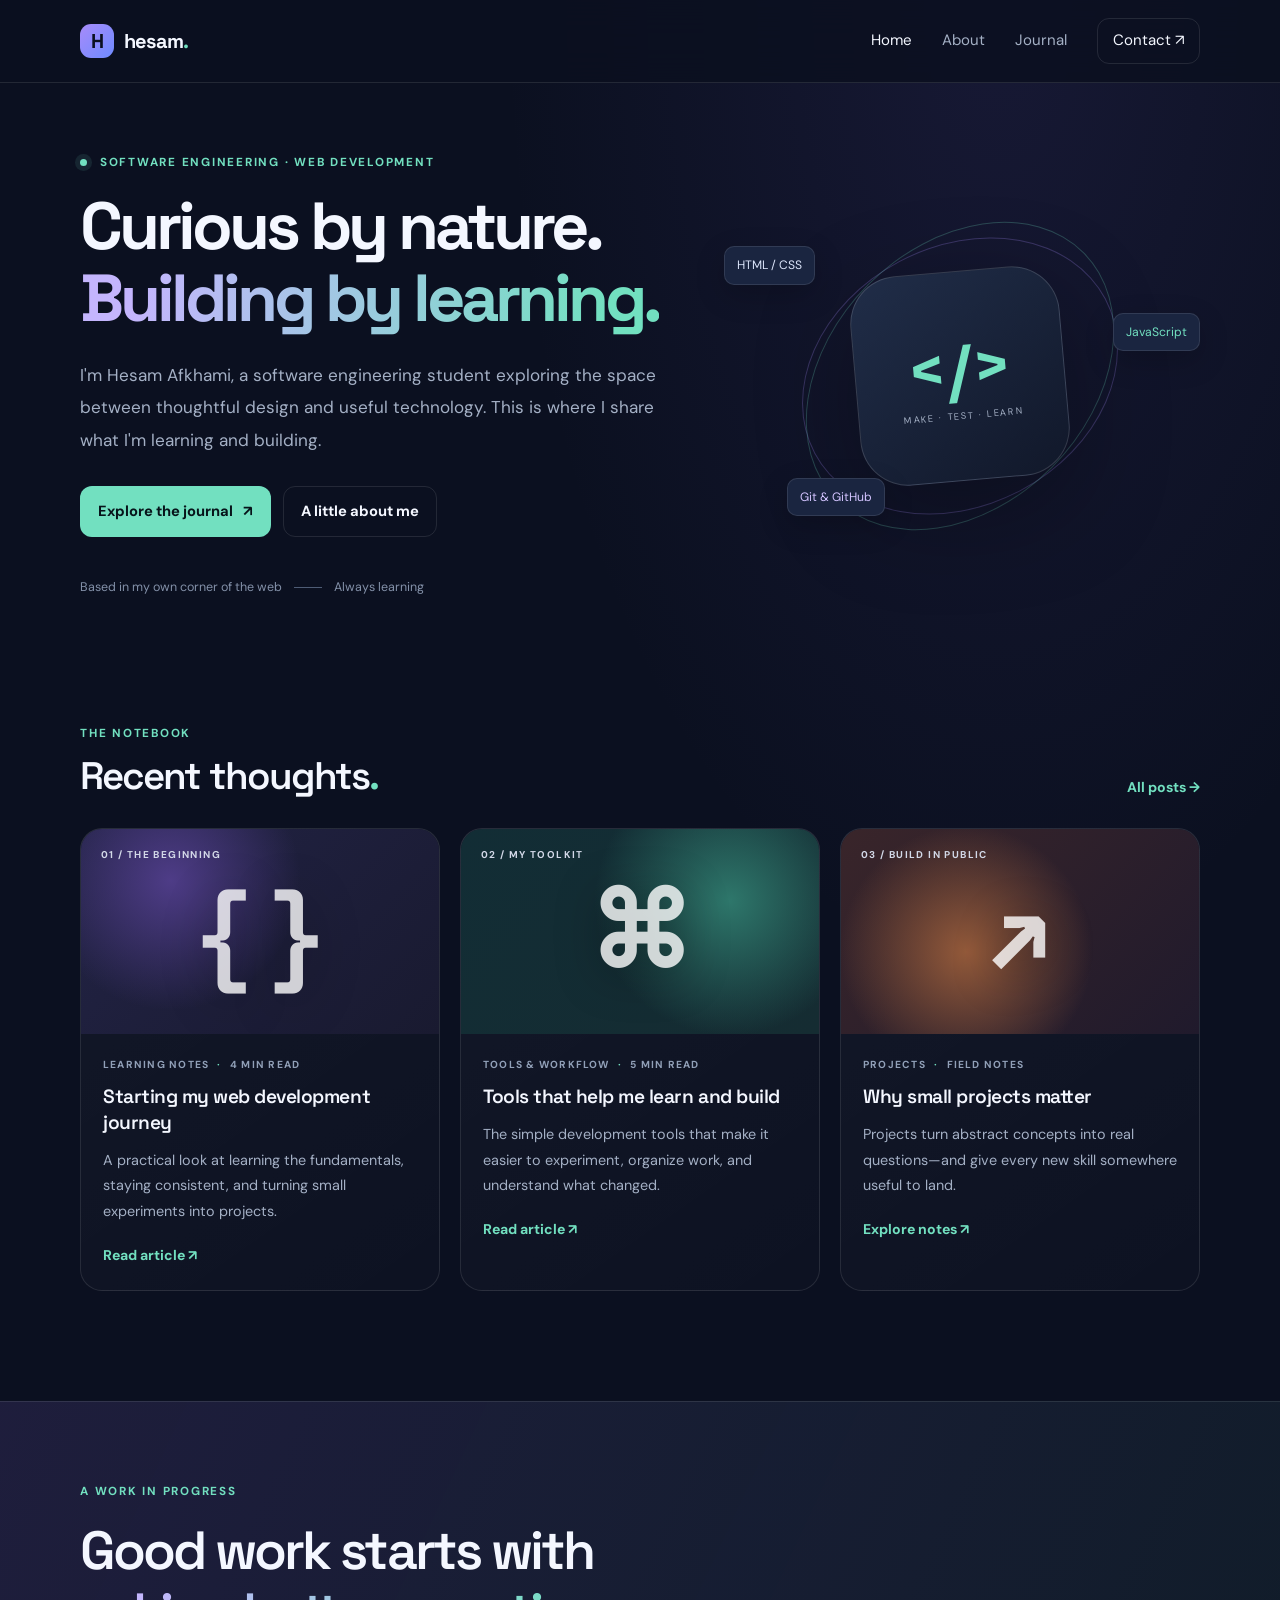
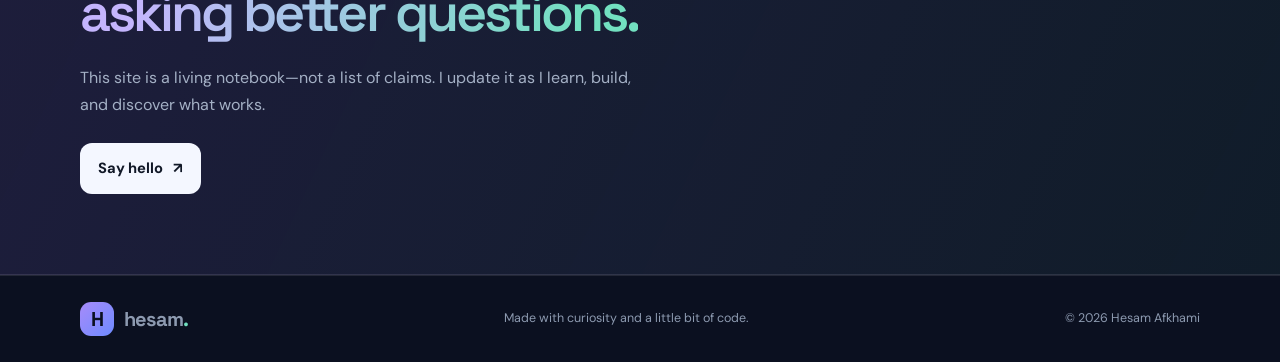
<file: index.html>
<!doctype html>
<html lang="en">
<head>
  <meta charset="utf-8"><meta name="viewport" content="width=device-width, initial-scale=1">
  <meta name="description" content="Hesam Afkhami's personal portfolio and technology blog about software engineering, web development, and learning in public.">
  <meta name="theme-color" content="#111827"><title>Hesam Afkhami — Developer & Learner</title>
  <link rel="preconnect" href="https://fonts.googleapis.com"><link rel="preconnect" href="https://fonts.gstatic.com" crossorigin>
  <link href="https://fonts.googleapis.com/css2?family=DM+Sans:wght@400;500;600;700&family=Space+Grotesk:wght@400;500;600;700&display=swap" rel="stylesheet">
  <link rel="stylesheet" href="style.css"><script src="main.js" defer></script>
</head>
<body>
<a class="skip-link" href="#main">Skip to content</a>
<header class="site-header"><div class="container nav-wrap"><a class="brand" href="index.html" aria-label="Hesam Afkhami home"><span class="brand-mark">H</span><span>hesam<span class="accent">.</span></span></a>
<button class="menu-toggle" aria-expanded="false" aria-controls="site-nav" aria-label="Toggle navigation"><span></span><span></span><span></span></button>
<nav id="site-nav" class="site-nav" aria-label="Main navigation"><a class="active" href="index.html">Home</a><a href="about.html">About</a><a href="blog.html">Journal</a><a class="nav-cta" href="contact.html">Contact <span aria-hidden="true">↗</span></a></nav></div></header>
<main id="main">
<section class="hero container"><div class="hero-copy"><p class="eyebrow"><span class="status-dot"></span> SOFTWARE ENGINEERING · WEB DEVELOPMENT</p><h1>Curious by nature.<br><span class="gradient-text">Building by learning.</span></h1><p class="hero-lead">I'm Hesam Afkhami, a software engineering student exploring the space between thoughtful design and useful technology. This is where I share what I'm learning and building.</p><div class="hero-actions"><a class="button button-primary" href="blog.html">Explore the journal <span aria-hidden="true">↗</span></a><a class="button button-ghost" href="about.html">A little about me</a></div><div class="hero-meta"><span>Based in my own corner of the web</span><span class="meta-line"></span><span>Always learning</span></div></div><div class="hero-art" aria-label="Abstract decorative illustration" role="img"><div class="art-orbit orbit-one"></div><div class="art-orbit orbit-two"></div><div class="art-core"><span>&lt;/&gt;</span><small>MAKE · TEST · LEARN</small></div><span class="floating-tag tag-one">HTML / CSS</span><span class="floating-tag tag-two">JavaScript</span><span class="floating-tag tag-three">Git & GitHub</span></div></section>
<section class="section container"><div class="section-heading"><div><p class="eyebrow">THE NOTEBOOK</p><h2>Recent thoughts<span class="accent">.</span></h2></div><a class="text-link" href="blog.html">All posts <span aria-hidden="true">→</span></a></div>
<div class="post-grid"><article class="post-card"><a class="post-art art-purple" href="post1.html" aria-label="Read Starting my web development journey"><span class="art-label">01 / THE BEGINNING</span><span class="big-glyph">{ }</span></a><div class="post-content"><p class="post-meta">LEARNING NOTES <span>·</span> 4 MIN READ</p><h3><a href="post1.html">Starting my web development journey</a></h3><p>A practical look at learning the fundamentals, staying consistent, and turning small experiments into projects.</p><a class="read-link" href="post1.html">Read article <span aria-hidden="true">↗</span></a></div></article>
<article class="post-card"><a class="post-art art-green" href="post2.html" aria-label="Read Tools that help me learn and build"><span class="art-label">02 / MY TOOLKIT</span><span class="big-glyph">⌘</span></a><div class="post-content"><p class="post-meta">TOOLS & WORKFLOW <span>·</span> 5 MIN READ</p><h3><a href="post2.html">Tools that help me learn and build</a></h3><p>The simple development tools that make it easier to experiment, organize work, and understand what changed.</p><a class="read-link" href="post2.html">Read article <span aria-hidden="true">↗</span></a></div></article>
<article class="post-card"><a class="post-art art-orange" href="blog.html#projects" aria-label="Explore project-based learning"><span class="art-label">03 / BUILD IN PUBLIC</span><span class="big-glyph">↗</span></a><div class="post-content"><p class="post-meta">PROJECTS <span>·</span> FIELD NOTES</p><h3><a href="blog.html#projects">Why small projects matter</a></h3><p>Projects turn abstract concepts into real questions—and give every new skill somewhere useful to land.</p><a class="read-link" href="blog.html#projects">Explore notes <span aria-hidden="true">↗</span></a></div></article></div></section>
<section class="statement"><div class="container statement-inner"><p class="eyebrow">A WORK IN PROGRESS</p><h2>Good work starts with<br><span class="gradient-text">asking better questions.</span></h2><p>This site is a living notebook—not a list of claims. I update it as I learn, build, and discover what works.</p><a class="button button-light" href="contact.html">Say hello <span aria-hidden="true">↗</span></a></div></section>
</main><footer class="site-footer"><div class="container footer-inner"><a class="brand" href="index.html"><span class="brand-mark">H</span><span>hesam<span class="accent">.</span></span></a><p>Made with curiosity and a little bit of code.</p><span>© <span data-year>2026</span> Hesam Afkhami</span></div></footer>
</body></html>
</file>
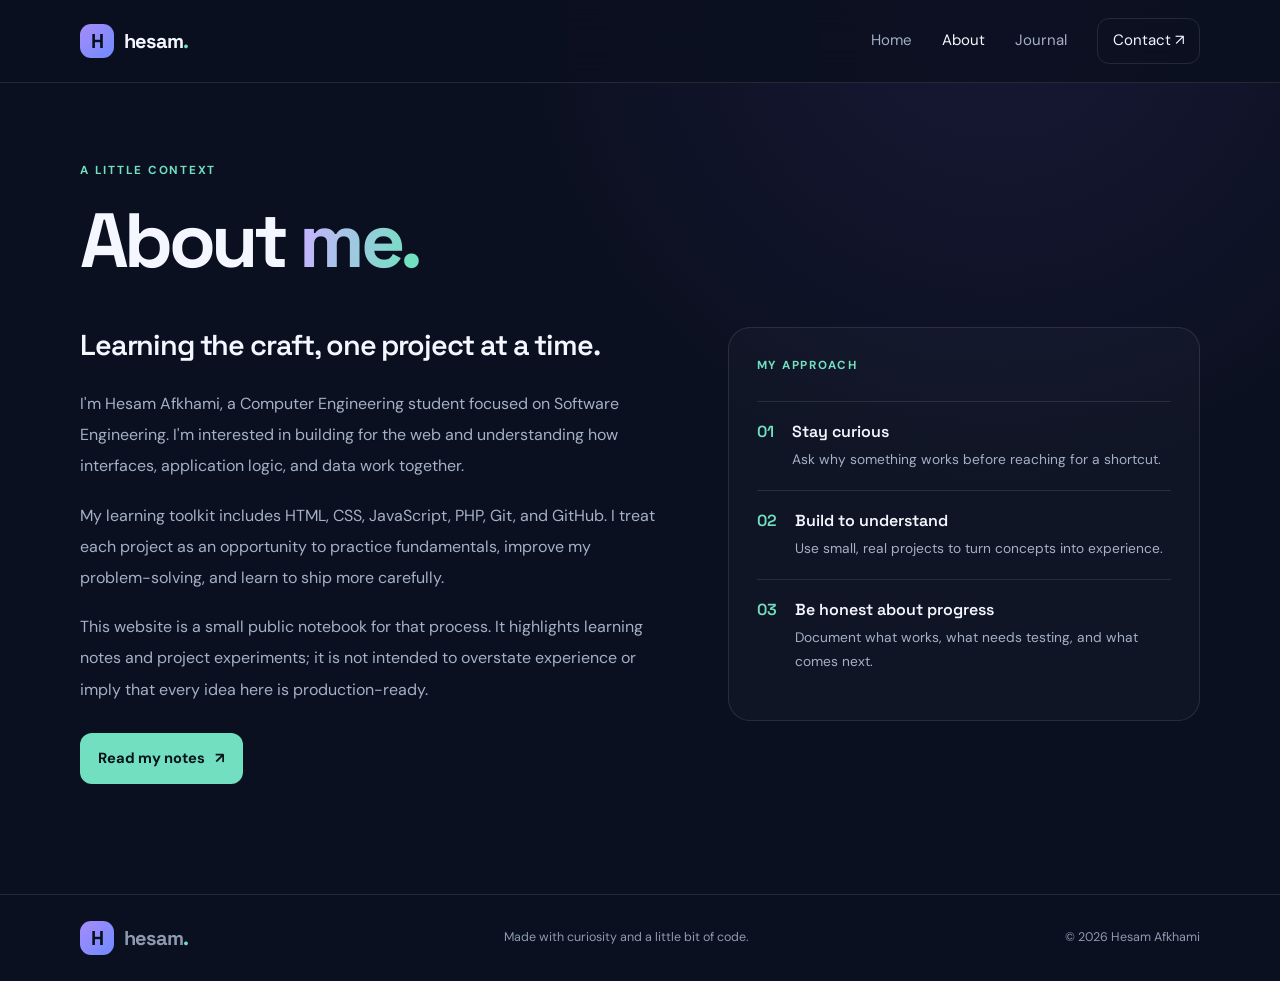
<file: about.html>
<!doctype html><html lang="en"><head><meta charset="utf-8"><meta name="viewport" content="width=device-width,initial-scale=1"><meta name="description" content="About Hesam Afkhami, software engineering student and web development learner."><title>About — Hesam Afkhami</title><link rel="preconnect" href="https://fonts.googleapis.com"><link href="https://fonts.googleapis.com/css2?family=DM+Sans:wght@400;500;600;700&family=Space+Grotesk:wght@400;500;600;700&display=swap" rel="stylesheet"><link rel="stylesheet" href="style.css"><script src="main.js" defer></script></head><body><a class="skip-link" href="#main">Skip to content</a><header class="site-header"><div class="container nav-wrap"><a class="brand" href="index.html"><span class="brand-mark">H</span><span>hesam<span class="accent">.</span></span></a><button class="menu-toggle" aria-expanded="false" aria-controls="site-nav" aria-label="Toggle navigation"><span></span><span></span><span></span></button><nav id="site-nav" class="site-nav" aria-label="Main navigation"><a href="index.html">Home</a><a class="active" href="about.html">About</a><a href="blog.html">Journal</a><a class="nav-cta" href="contact.html">Contact <span>↗</span></a></nav></div></header><main id="main" class="container page-shell"><p class="eyebrow">A LITTLE CONTEXT</p><h1 class="page-title">About <span class="gradient-text">me.</span></h1><div class="about-layout"><section class="about-copy"><h2>Learning the craft, one project at a time.</h2><p>I'm Hesam Afkhami, a Computer Engineering student focused on Software Engineering. I'm interested in building for the web and understanding how interfaces, application logic, and data work together.</p><p>My learning toolkit includes HTML, CSS, JavaScript, PHP, Git, and GitHub. I treat each project as an opportunity to practice fundamentals, improve my problem-solving, and learn to ship more carefully.</p><p>This website is a small public notebook for that process. It highlights learning notes and project experiments; it is not intended to overstate experience or imply that every idea here is production-ready.</p><a class="button button-primary" href="blog.html">Read my notes <span>↗</span></a></section><aside class="principles"><p class="eyebrow">MY APPROACH</p><div class="principle"><span>01</span><div><h3>Stay curious</h3><p>Ask why something works before reaching for a shortcut.</p></div></div><div class="principle"><span>02</span><div><h3>Build to understand</h3><p>Use small, real projects to turn concepts into experience.</p></div></div><div class="principle"><span>03</span><div><h3>Be honest about progress</h3><p>Document what works, what needs testing, and what comes next.</p></div></div></aside></div></main><footer class="site-footer"><div class="container footer-inner"><a class="brand" href="index.html"><span class="brand-mark">H</span><span>hesam<span class="accent">.</span></span></a><p>Made with curiosity and a little bit of code.</p><span>© <span data-year>2026</span> Hesam Afkhami</span></div></footer></body></html>
</file>
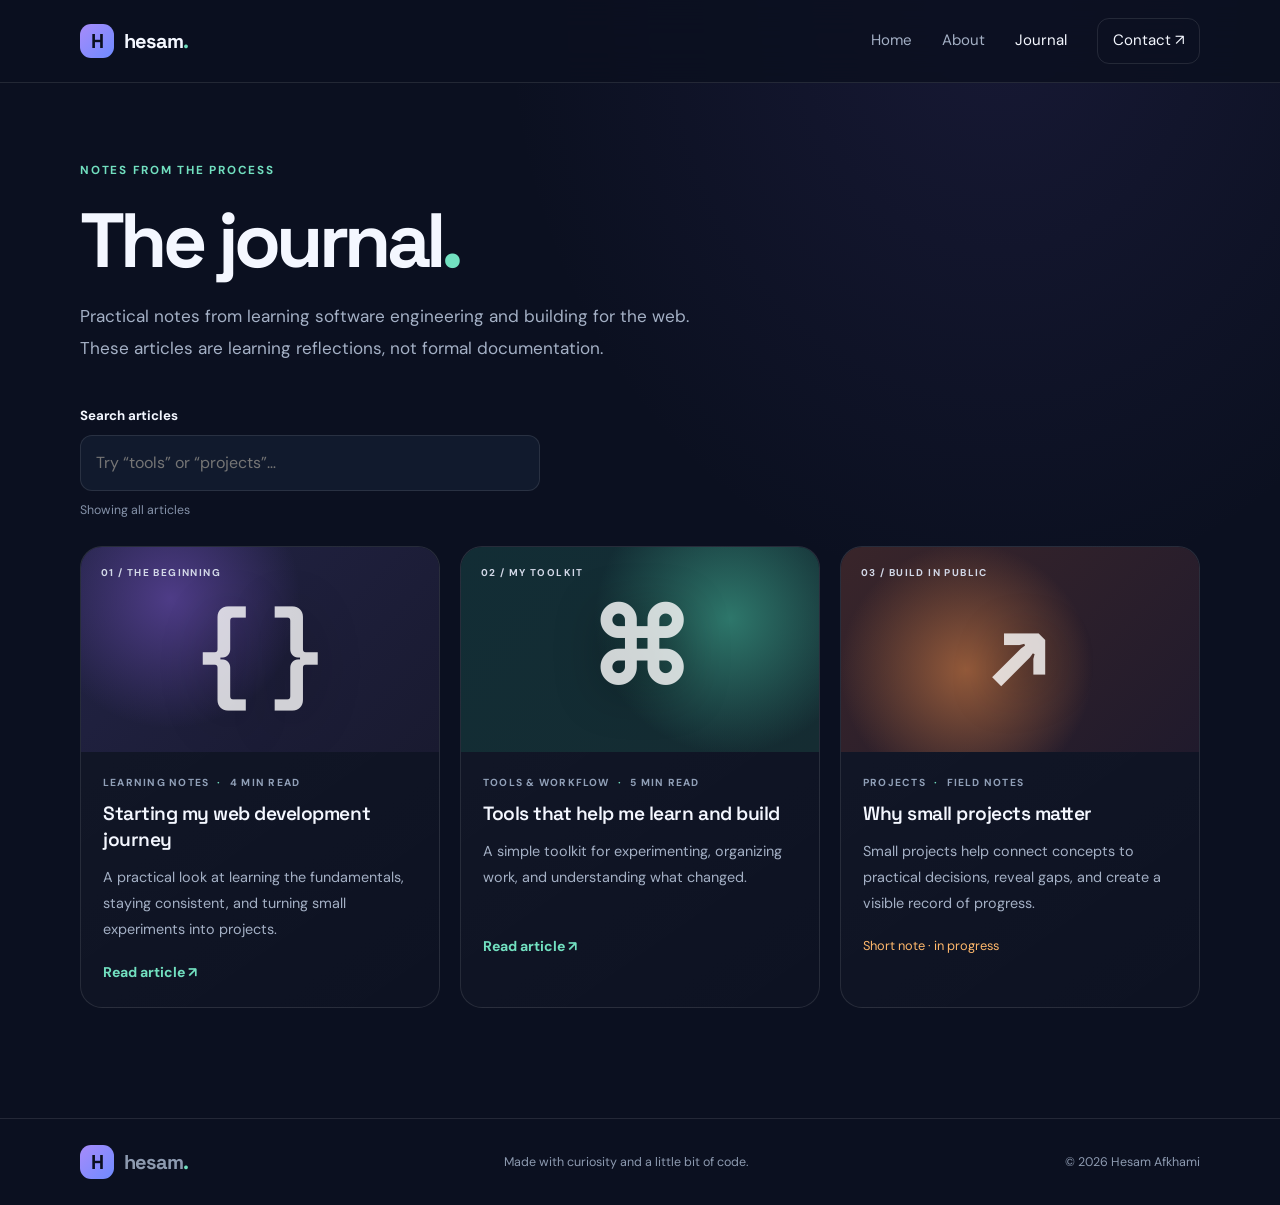
<file: blog.html>
<!doctype html><html lang="en"><head><meta charset="utf-8"><meta name="viewport" content="width=device-width,initial-scale=1"><meta name="description" content="Learning notes on web development, tools, and building projects by Hesam Afkhami."><title>Journal — Hesam Afkhami</title><link rel="preconnect" href="https://fonts.googleapis.com"><link href="https://fonts.googleapis.com/css2?family=DM+Sans:wght@400;500;600;700&family=Space+Grotesk:wght@400;500;600;700&display=swap" rel="stylesheet"><link rel="stylesheet" href="style.css"><script src="main.js" defer></script></head><body><a class="skip-link" href="#main">Skip to content</a><header class="site-header"><div class="container nav-wrap"><a class="brand" href="index.html"><span class="brand-mark">H</span><span>hesam<span class="accent">.</span></span></a><button class="menu-toggle" aria-expanded="false" aria-controls="site-nav" aria-label="Toggle navigation"><span></span><span></span><span></span></button><nav id="site-nav" class="site-nav" aria-label="Main navigation"><a href="index.html">Home</a><a href="about.html">About</a><a class="active" href="blog.html">Journal</a><a class="nav-cta" href="contact.html">Contact <span>↗</span></a></nav></div></header><main id="main" class="container page-shell"><p class="eyebrow">NOTES FROM THE PROCESS</p><h1 class="page-title">The journal<span class="accent">.</span></h1><p class="page-intro">Practical notes from learning software engineering and building for the web. These articles are learning reflections, not formal documentation.</p><div class="journal-tools"><label for="post-search">Search articles</label><input id="post-search" type="search" placeholder="Try “tools” or “projects”…" autocomplete="off"><p id="search-status" class="search-status" aria-live="polite">Showing all articles</p></div><section class="post-grid journal-grid" aria-label="Articles"><article class="post-card searchable-post" data-search="learning web development html css javascript beginner fundamentals"><a class="post-art art-purple" href="post1.html" aria-label="Read Starting my web development journey"><span class="art-label">01 / THE BEGINNING</span><span class="big-glyph">{ }</span></a><div class="post-content"><p class="post-meta">LEARNING NOTES <span>·</span> 4 MIN READ</p><h2><a href="post1.html">Starting my web development journey</a></h2><p>A practical look at learning the fundamentals, staying consistent, and turning small experiments into projects.</p><a class="read-link" href="post1.html">Read article ↗</a></div></article><article class="post-card searchable-post" data-search="tools workflow vscode git github editor terminal"><a class="post-art art-green" href="post2.html" aria-label="Read Tools that help me learn and build"><span class="art-label">02 / MY TOOLKIT</span><span class="big-glyph">⌘</span></a><div class="post-content"><p class="post-meta">TOOLS & WORKFLOW <span>·</span> 5 MIN READ</p><h2><a href="post2.html">Tools that help me learn and build</a></h2><p>A simple toolkit for experimenting, organizing work, and understanding what changed.</p><a class="read-link" href="post2.html">Read article ↗</a></div></article><article id="projects" class="post-card searchable-post" data-search="projects practice portfolio iteration feedback"><div class="post-art art-orange" aria-hidden="true"><span class="art-label">03 / BUILD IN PUBLIC</span><span class="big-glyph">↗</span></div><div class="post-content"><p class="post-meta">PROJECTS <span>·</span> FIELD NOTES</p><h2>Why small projects matter</h2><p>Small projects help connect concepts to practical decisions, reveal gaps, and create a visible record of progress.</p><span class="coming-soon">Short note · in progress</span></div></article></section><p id="no-results" class="empty-message" hidden>No articles match that search. Try another keyword.</p></main><footer class="site-footer"><div class="container footer-inner"><a class="brand" href="index.html"><span class="brand-mark">H</span><span>hesam<span class="accent">.</span></span></a><p>Made with curiosity and a little bit of code.</p><span>© <span data-year>2026</span> Hesam Afkhami</span></div></footer></body></html>
</file>
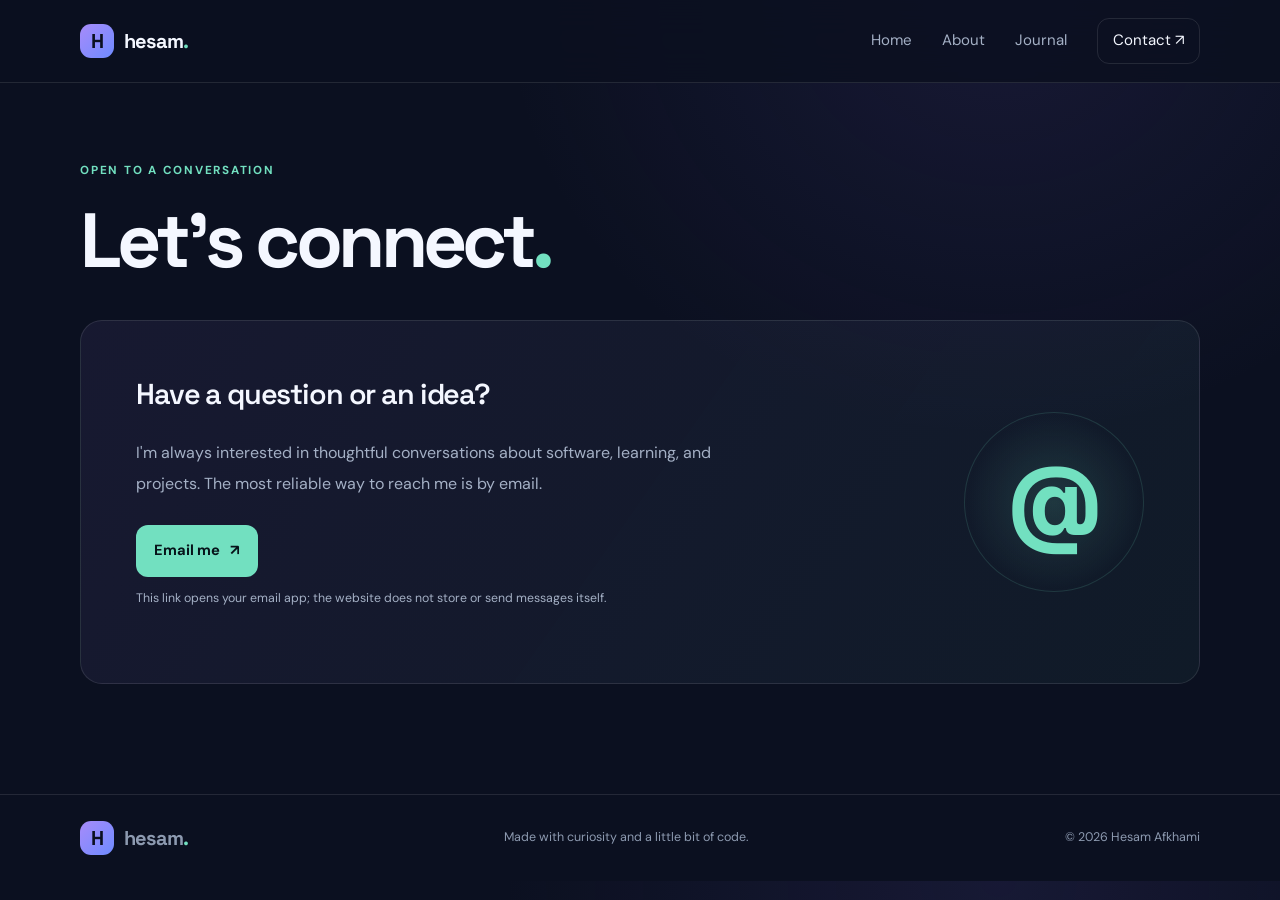
<file: contact.html>
<!doctype html><html lang="en"><head><meta charset="utf-8"><meta name="viewport" content="width=device-width,initial-scale=1"><meta name="description" content="Contact Hesam Afkhami about software, web development, and learning projects."><title>Contact — Hesam Afkhami</title><link rel="preconnect" href="https://fonts.googleapis.com"><link href="https://fonts.googleapis.com/css2?family=DM+Sans:wght@400;500;600;700&family=Space+Grotesk:wght@400;500;600;700&display=swap" rel="stylesheet"><link rel="stylesheet" href="style.css"><script src="main.js" defer></script></head><body><a class="skip-link" href="#main">Skip to content</a><header class="site-header"><div class="container nav-wrap"><a class="brand" href="index.html"><span class="brand-mark">H</span><span>hesam<span class="accent">.</span></span></a><button class="menu-toggle" aria-expanded="false" aria-controls="site-nav" aria-label="Toggle navigation"><span></span><span></span><span></span></button><nav id="site-nav" class="site-nav" aria-label="Main navigation"><a href="index.html">Home</a><a href="about.html">About</a><a href="blog.html">Journal</a><a class="nav-cta active" href="contact.html">Contact <span>↗</span></a></nav></div></header><main id="main" class="container page-shell"><p class="eyebrow">OPEN TO A CONVERSATION</p><h1 class="page-title">Let's connect<span class="accent">.</span></h1><div class="contact-panel"><div><h2>Have a question or an idea?</h2><p>I'm always interested in thoughtful conversations about software, learning, and projects. The most reliable way to reach me is by email.</p><a class="button button-primary" href="mailto:hesamafkh@gmail.com?subject=Hello%20Hesam">Email me <span aria-hidden="true">↗</span></a><p class="small-note">This link opens your email app; the website does not store or send messages itself.</p></div><div class="contact-symbol" aria-hidden="true">@</div></div></main><footer class="site-footer"><div class="container footer-inner"><a class="brand" href="index.html"><span class="brand-mark">H</span><span>hesam<span class="accent">.</span></span></a><p>Made with curiosity and a little bit of code.</p><span>© <span data-year>2026</span> Hesam Afkhami</span></div></footer></body></html>
</file>
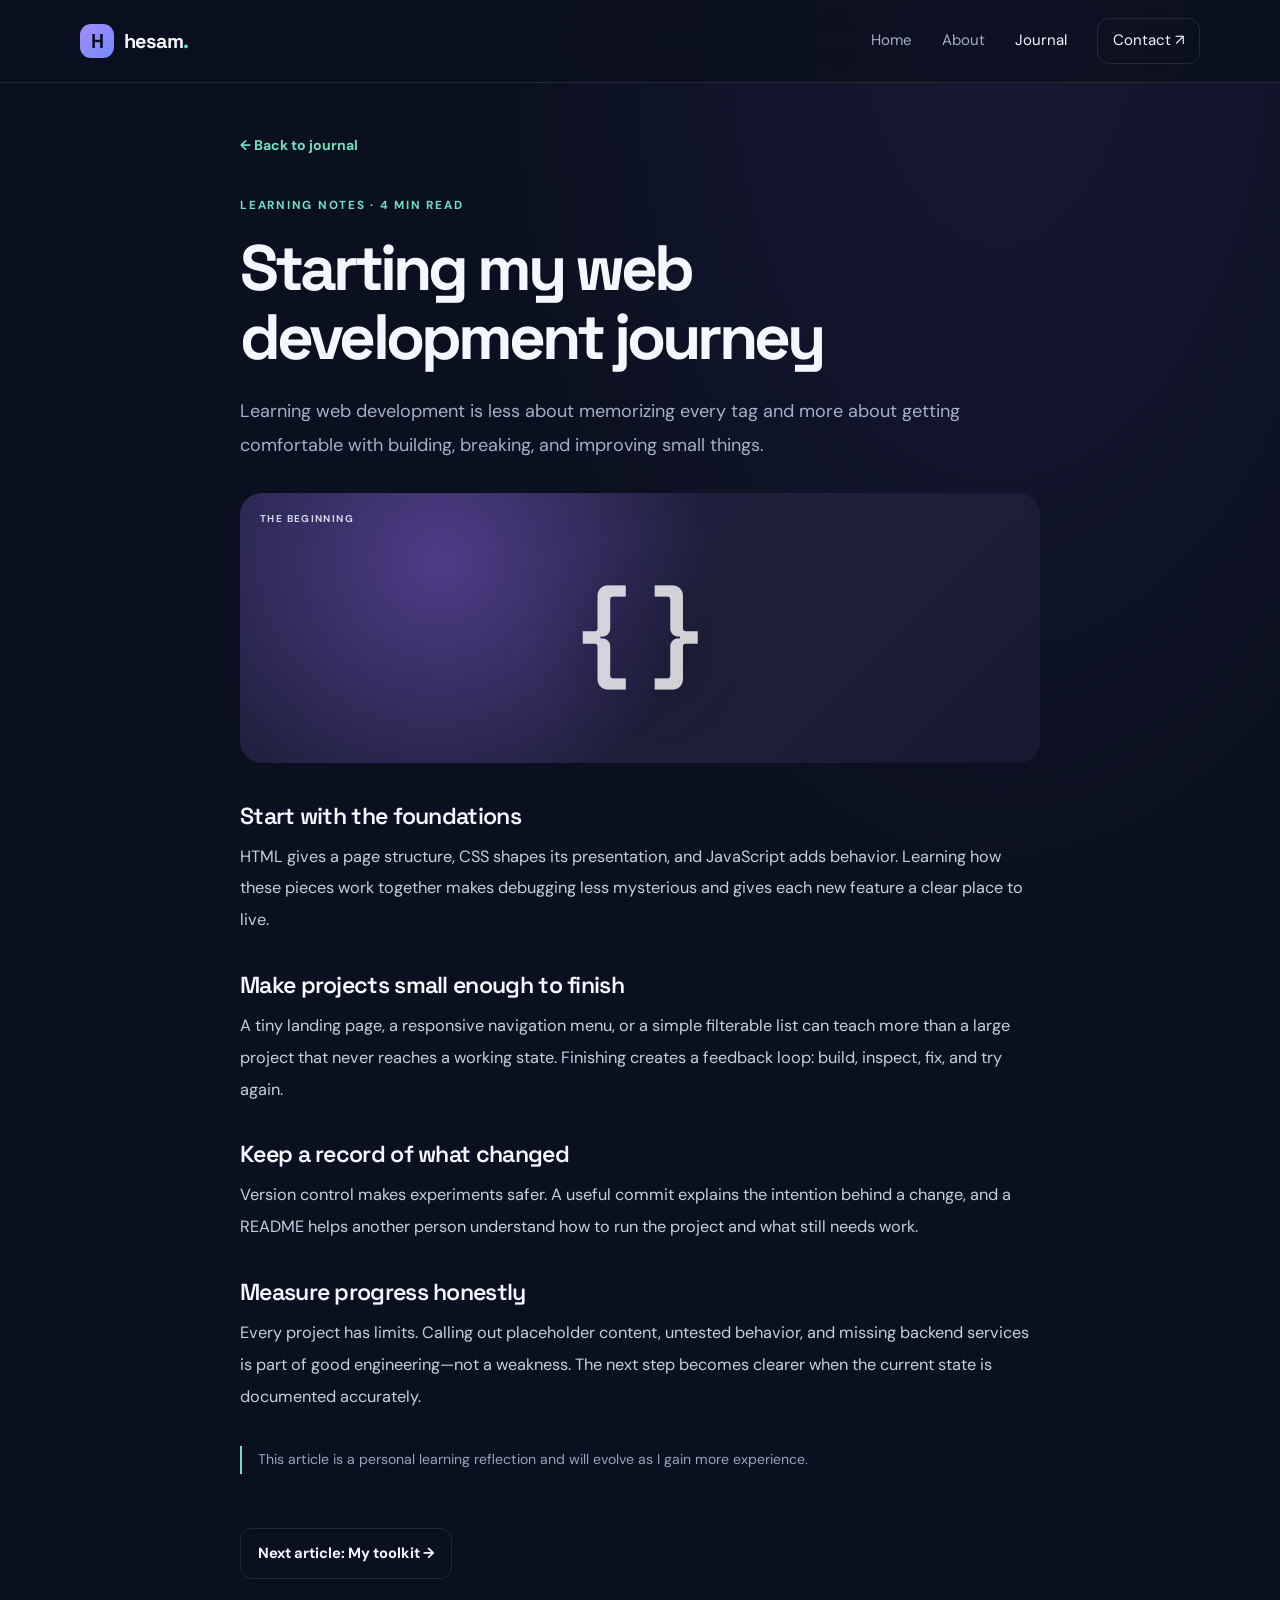
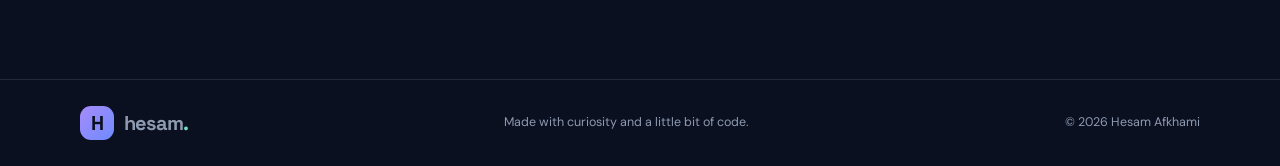
<file: post1.html>
<!doctype html><html lang="en"><head><meta charset="utf-8"><meta name="viewport" content="width=device-width,initial-scale=1"><meta name="description" content="A reflection on starting web development, practicing fundamentals, and learning by building."><title>Starting my web development journey — Hesam Afkhami</title><link rel="preconnect" href="https://fonts.googleapis.com"><link href="https://fonts.googleapis.com/css2?family=DM+Sans:wght@400;500;600;700&family=Space+Grotesk:wght@400;500;600;700&display=swap" rel="stylesheet"><link rel="stylesheet" href="style.css"><script src="main.js" defer></script></head><body><a class="skip-link" href="#main">Skip to content</a><header class="site-header"><div class="container nav-wrap"><a class="brand" href="index.html"><span class="brand-mark">H</span><span>hesam<span class="accent">.</span></span></a><nav class="site-nav"><a href="index.html">Home</a><a href="about.html">About</a><a class="active" href="blog.html">Journal</a><a class="nav-cta" href="contact.html">Contact ↗</a></nav></div></header><main id="main" class="container article-shell"><a class="back-link" href="blog.html">← Back to journal</a><p class="eyebrow">LEARNING NOTES · 4 MIN READ</p><h1 class="article-title">Starting my web development journey</h1><p class="article-lead">Learning web development is less about memorizing every tag and more about getting comfortable with building, breaking, and improving small things.</p><div class="article-art art-purple"><span class="art-label">THE BEGINNING</span><span class="big-glyph">{ }</span></div><article class="prose"><h2>Start with the foundations</h2><p>HTML gives a page structure, CSS shapes its presentation, and JavaScript adds behavior. Learning how these pieces work together makes debugging less mysterious and gives each new feature a clear place to live.</p><h2>Make projects small enough to finish</h2><p>A tiny landing page, a responsive navigation menu, or a simple filterable list can teach more than a large project that never reaches a working state. Finishing creates a feedback loop: build, inspect, fix, and try again.</p><h2>Keep a record of what changed</h2><p>Version control makes experiments safer. A useful commit explains the intention behind a change, and a README helps another person understand how to run the project and what still needs work.</p><h2>Measure progress honestly</h2><p>Every project has limits. Calling out placeholder content, untested behavior, and missing backend services is part of good engineering—not a weakness. The next step becomes clearer when the current state is documented accurately.</p><p class="article-endnote">This article is a personal learning reflection and will evolve as I gain more experience.</p></article><a class="button button-ghost" href="post2.html">Next article: My toolkit →</a></main><footer class="site-footer"><div class="container footer-inner"><a class="brand" href="index.html"><span class="brand-mark">H</span><span>hesam<span class="accent">.</span></span></a><p>Made with curiosity and a little bit of code.</p><span>© <span data-year>2026</span> Hesam Afkhami</span></div></footer></body></html>
</file>
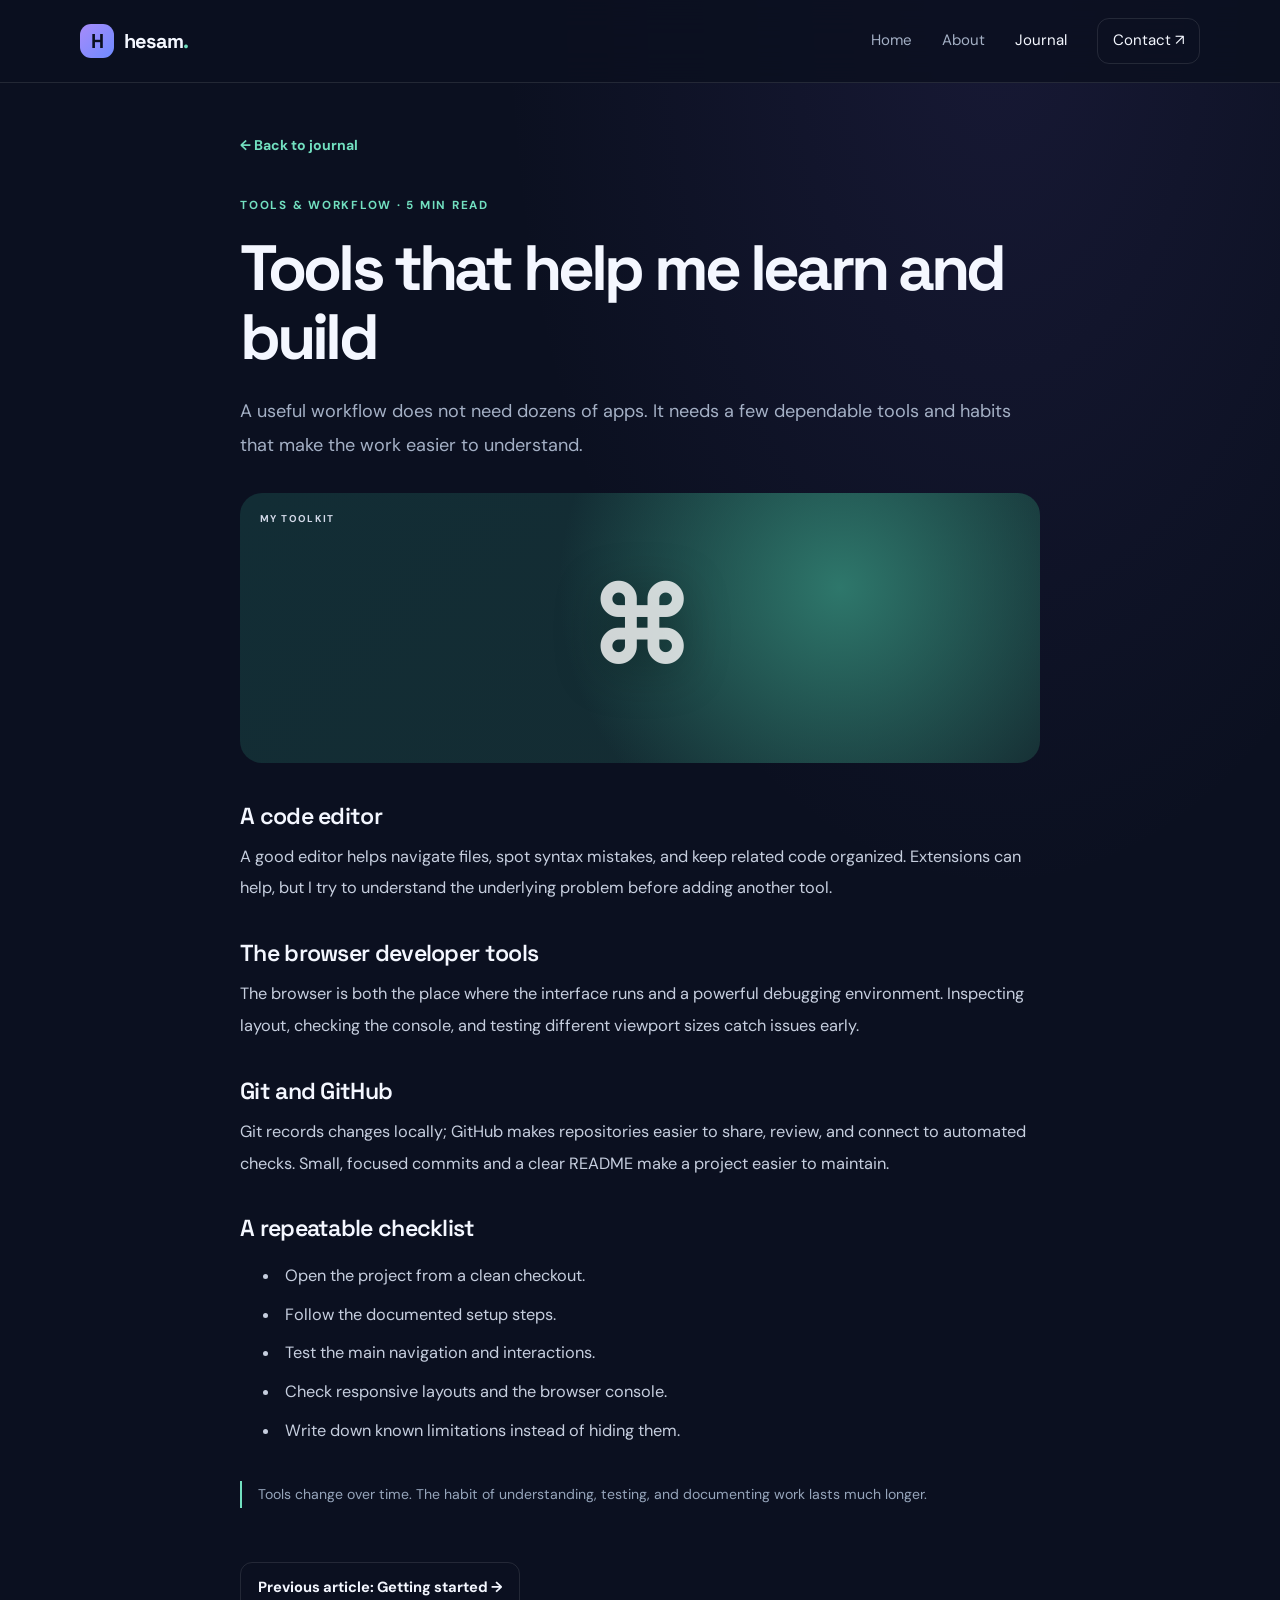
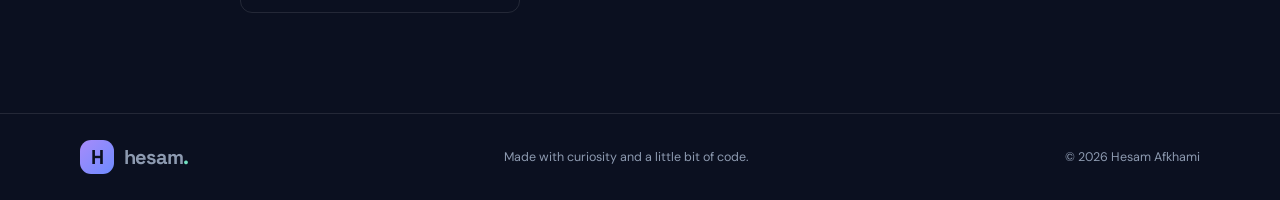
<file: post2.html>
<!doctype html><html lang="en"><head><meta charset="utf-8"><meta name="viewport" content="width=device-width,initial-scale=1"><meta name="description" content="A practical look at a beginner-friendly development workflow with an editor, Git, GitHub, and browser tools."><title>Tools that help me learn and build — Hesam Afkhami</title><link rel="preconnect" href="https://fonts.googleapis.com"><link href="https://fonts.googleapis.com/css2?family=DM+Sans:wght@400;500;600;700&family=Space+Grotesk:wght@400;500;600;700&display=swap" rel="stylesheet"><link rel="stylesheet" href="style.css"><script src="main.js" defer></script></head><body><a class="skip-link" href="#main">Skip to content</a><header class="site-header"><div class="container nav-wrap"><a class="brand" href="index.html"><span class="brand-mark">H</span><span>hesam<span class="accent">.</span></span></a><nav class="site-nav"><a href="index.html">Home</a><a href="about.html">About</a><a class="active" href="blog.html">Journal</a><a class="nav-cta" href="contact.html">Contact ↗</a></nav></div></header><main id="main" class="container article-shell"><a class="back-link" href="blog.html">← Back to journal</a><p class="eyebrow">TOOLS & WORKFLOW · 5 MIN READ</p><h1 class="article-title">Tools that help me learn and build</h1><p class="article-lead">A useful workflow does not need dozens of apps. It needs a few dependable tools and habits that make the work easier to understand.</p><div class="article-art art-green"><span class="art-label">MY TOOLKIT</span><span class="big-glyph">⌘</span></div><article class="prose"><h2>A code editor</h2><p>A good editor helps navigate files, spot syntax mistakes, and keep related code organized. Extensions can help, but I try to understand the underlying problem before adding another tool.</p><h2>The browser developer tools</h2><p>The browser is both the place where the interface runs and a powerful debugging environment. Inspecting layout, checking the console, and testing different viewport sizes catch issues early.</p><h2>Git and GitHub</h2><p>Git records changes locally; GitHub makes repositories easier to share, review, and connect to automated checks. Small, focused commits and a clear README make a project easier to maintain.</p><h2>A repeatable checklist</h2><ul><li>Open the project from a clean checkout.</li><li>Follow the documented setup steps.</li><li>Test the main navigation and interactions.</li><li>Check responsive layouts and the browser console.</li><li>Write down known limitations instead of hiding them.</li></ul><p class="article-endnote">Tools change over time. The habit of understanding, testing, and documenting work lasts much longer.</p></article><a class="button button-ghost" href="post1.html">Previous article: Getting started →</a></main><footer class="site-footer"><div class="container footer-inner"><a class="brand" href="index.html"><span class="brand-mark">H</span><span>hesam<span class="accent">.</span></span></a><p>Made with curiosity and a little bit of code.</p><span>© <span data-year>2026</span> Hesam Afkhami</span></div></footer></body></html>
</file>
<file: style.css>
:root{--bg:#0b1020;--surface:#111a2d;--surface2:#172238;--text:#f4f7ff;--muted:#a4b0c5;--line:rgba(255,255,255,.1);--purple:#a78bfa;--mint:#72e0c0;--orange:#ffb86b;--radius:22px;--max:1120px}*{box-sizing:border-box}html{scroll-behavior:smooth}body{margin:0;background:radial-gradient(ellipse at 78% 0%,rgba(86,70,160,.16),transparent 35%),var(--bg);color:var(--text);font-family:'DM Sans',sans-serif;line-height:1.7}a{color:inherit;text-decoration:none}button,input{font:inherit}.container{width:min(var(--max),calc(100% - 44px));margin-inline:auto}.skip-link{position:absolute;left:12px;top:-80px;background:#fff;color:#111;padding:10px 14px;z-index:100}.skip-link:focus{top:12px}.site-header{position:sticky;top:0;z-index:20;background:rgba(11,16,32,.84);backdrop-filter:blur(18px);border-bottom:1px solid var(--line)}.nav-wrap{min-height:82px;display:flex;align-items:center;justify-content:space-between;gap:24px}.brand{display:inline-flex;align-items:center;gap:10px;font:700 1.25rem 'Space Grotesk',sans-serif;letter-spacing:-.04em}.brand-mark{width:34px;height:34px;display:grid;place-items:center;background:linear-gradient(135deg,var(--purple),#6e8bff);color:#0b1020;border-radius:11px;font-weight:700}.accent{color:var(--mint)}.site-nav{display:flex;align-items:center;gap:30px;color:var(--muted);font-size:.94rem}.site-nav a{transition:color .2s}.site-nav a:hover,.site-nav a.active{color:var(--text)}.site-nav .nav-cta{padding:9px 15px;border:1px solid var(--line);border-radius:12px;color:var(--text)}.menu-toggle{display:none;background:transparent;border:0;color:var(--text);padding:8px}.menu-toggle span{display:block;width:22px;height:2px;background:currentColor;margin:5px}.hero{min-height:570px;display:grid;grid-template-columns:1.1fr .9fr;align-items:center;gap:52px;padding-block:70px 86px}.eyebrow{font-size:.73rem;font-weight:700;letter-spacing:.15em;color:var(--mint);margin:0 0 18px}.status-dot{display:inline-block;width:7px;height:7px;background:var(--mint);border-radius:50%;margin-right:8px;box-shadow:0 0 0 5px rgba(114,224,192,.1)}h1,h2,h3,p{margin-top:0}.hero h1,.page-title,.article-title{font-family:'Space Grotesk',sans-serif;letter-spacing:-.06em;line-height:1.08}.hero h1{font-size:clamp(2.7rem,5.2vw,4.65rem);margin:0 0 24px}.gradient-text{background:linear-gradient(100deg,#c4b5fd 10%,#72e0c0 90%);color:transparent;background-clip:text;-webkit-background-clip:text}.hero-lead,.page-intro{font-size:1.07rem;color:var(--muted);max-width:610px;line-height:1.9}.hero-actions{display:flex;flex-wrap:wrap;gap:12px;margin-top:30px}.button{display:inline-flex;align-items:center;justify-content:center;gap:10px;padding:12px 17px;border-radius:12px;font-weight:700;font-size:.92rem;transition:transform .2s,background .2s;border:1px solid transparent}.button:hover{transform:translateY(-2px)}.button-primary{background:var(--mint);color:#07141a}.button-primary:hover{background:#9bf0d8}.button-ghost{border-color:var(--line);color:var(--text)}.button-ghost:hover{background:rgba(255,255,255,.05)}.hero-meta{display:flex;align-items:center;gap:12px;color:#8390a8;font-size:.78rem;margin-top:40px}.meta-line{height:1px;width:28px;background:#4e5c75}.hero-art{min-height:370px;position:relative;display:grid;place-items:center}.art-orbit{position:absolute;border:1px solid rgba(167,139,250,.26);border-radius:50%;transform:rotate(-28deg)}.orbit-one{width:330px;height:260px}.orbit-two{width:260px;height:350px;transform:rotate(45deg);border-color:rgba(114,224,192,.25)}.art-core{width:210px;height:210px;border-radius:48px;display:flex;flex-direction:column;align-items:center;justify-content:center;background:linear-gradient(145deg,#202d48,#11182a);border:1px solid rgba(255,255,255,.14);box-shadow:0 30px 100px rgba(0,0,0,.3);transform:rotate(-5deg)}.art-core span{font:700 4rem 'Space Grotesk',sans-serif;color:var(--mint)}.art-core small{font-size:.58rem;letter-spacing:.18em;color:var(--muted)}.floating-tag{position:absolute;background:#1a2540;border:1px solid var(--line);padding:8px 12px;border-radius:10px;font-size:.76rem;color:#dce5fa;box-shadow:0 10px 30px #0003}.tag-one{top:15%;left:1%}.tag-two{right:0;top:33%;color:var(--mint)}.tag-three{bottom:12%;left:14%;color:#d3c4ff}.section{padding-block:40px 110px}.section-heading{display:flex;justify-content:space-between;align-items:end;margin-bottom:28px}.section-heading h2{font:600 clamp(1.8rem,3vw,2.5rem) 'Space Grotesk',sans-serif;letter-spacing:-.05em;margin:0}.section-heading .eyebrow{margin-bottom:7px}.text-link,.read-link,.back-link{color:var(--mint);font-weight:700;font-size:.88rem}.post-grid{display:grid;grid-template-columns:repeat(3,minmax(0,1fr));gap:20px}.post-card{overflow:hidden;border:1px solid var(--line);border-radius:var(--radius);background:linear-gradient(145deg,rgba(255,255,255,.035),rgba(255,255,255,.012));transition:transform .25s,border-color .25s}.post-card:hover{transform:translateY(-5px);border-color:rgba(114,224,192,.32)}.post-art,.article-art{height:205px;position:relative;display:flex;align-items:center;justify-content:center;overflow:hidden}.art-purple{background:radial-gradient(circle at 25% 25%,#4e3c87,transparent 42%),linear-gradient(135deg,#222345,#191a30)}.art-green{background:radial-gradient(circle at 75% 35%,#2e776b,transparent 45%),linear-gradient(135deg,#122d35,#152c32)}.art-orange{background:radial-gradient(circle at 35% 60%,#945a3a,transparent 48%),linear-gradient(135deg,#39252a,#201a2c)}.art-label{position:absolute;left:20px;top:18px;color:#d3d9e8;font-size:.62rem;font-weight:700;letter-spacing:.14em}.big-glyph{font:700 6.5rem 'Space Grotesk',sans-serif;color:rgba(255,255,255,.8);text-shadow:0 8px 50px #0005}.post-content{padding:22px}.post-meta{color:#91a0b8;font-size:.64rem;font-weight:700;letter-spacing:.12em;margin-bottom:10px}.post-meta span{color:var(--mint);padding-inline:5px}.post-content h3,.post-content h2{font:600 1.2rem/1.35 'Space Grotesk',sans-serif;letter-spacing:-.025em;margin-bottom:12px}.post-content h3 a:hover,.post-content h2 a:hover{color:var(--mint)}.post-content>p:not(.post-meta){color:var(--muted);font-size:.9rem;line-height:1.8;min-height:78px}.read-link{display:inline-block;margin-top:4px}.statement{background:linear-gradient(115deg,rgba(117,91,190,.18),rgba(58,139,124,.1));border-block:1px solid var(--line);padding:80px 0}.statement-inner{max-width:var(--max)}.statement h2{font:600 clamp(2rem,4.2vw,3.5rem)/1.15 'Space Grotesk',sans-serif;letter-spacing:-.055em;margin-bottom:20px}.statement p:not(.eyebrow){color:var(--muted);max-width:560px;margin-bottom:25px}.button-light{background:#f4f7ff;color:#111827}.site-footer{border-top:1px solid var(--line);padding:26px 0}.footer-inner{display:flex;align-items:center;justify-content:space-between;gap:20px;color:#8d9ab0;font-size:.78rem}.footer-inner p{margin:0}.page-shell{padding-block:78px 110px;min-height:68vh}.page-title{font-size:clamp(2.8rem,6vw,4.8rem);margin-bottom:18px}.about-layout{display:grid;grid-template-columns:1.1fr .9fr;gap:70px;margin-top:45px}.about-copy h2,.contact-panel h2{font:600 1.8rem/1.3 'Space Grotesk',sans-serif;letter-spacing:-.04em}.about-copy p,.contact-panel p{color:var(--muted);line-height:1.95;margin-bottom:18px}.about-copy .button{margin-top:10px}.principles{border:1px solid var(--line);border-radius:var(--radius);padding:28px;background:rgba(255,255,255,.025);align-self:start}.principles .eyebrow{margin-bottom:25px}.principle{display:flex;gap:18px;padding:19px 0;border-top:1px solid var(--line)}.principle>span{font:600 1rem 'Space Grotesk',sans-serif;color:var(--mint)}.principle h3{font:600 1rem 'Space Grotesk',sans-serif;margin:0 0 6px}.principle p{font-size:.86rem;color:var(--muted);margin:0}.page-intro{max-width:660px;margin-bottom:40px}.journal-tools{max-width:460px;margin:36px 0 25px}.journal-tools label{display:block;font-size:.83rem;font-weight:700;margin-bottom:8px}.journal-tools input{width:100%;padding:13px 15px;background:var(--surface);border:1px solid var(--line);border-radius:12px;color:var(--text);outline:none}.journal-tools input:focus{border-color:var(--mint);box-shadow:0 0 0 3px rgba(114,224,192,.1)}.search-status,.small-note{font-size:.77rem;color:#8592a9;margin:9px 0 0}.journal-grid{align-items:stretch}.coming-soon{font-size:.8rem;color:var(--orange)}.empty-message{padding:25px;border:1px dashed var(--line);border-radius:14px;color:var(--muted)}.contact-panel{margin-top:38px;padding:clamp(26px,5vw,55px);border:1px solid var(--line);border-radius:var(--radius);background:linear-gradient(125deg,rgba(167,139,250,.08),rgba(114,224,192,.05));display:flex;align-items:center;justify-content:space-between;gap:30px}.contact-panel>div:first-child{max-width:600px}.contact-panel .button{margin-top:8px}.contact-symbol{width:180px;height:180px;flex:none;border-radius:50%;display:grid;place-items:center;font:700 6rem 'Space Grotesk',sans-serif;color:var(--mint);background:radial-gradient(circle,rgba(114,224,192,.15),transparent 70%);border:1px solid rgba(114,224,192,.15)}.article-shell{max-width:800px;padding-block:48px 100px}.back-link{display:inline-block;margin-bottom:38px}.article-title{font-size:clamp(2.5rem,5vw,4rem);margin:10px 0 22px}.article-lead{font-size:1.13rem;color:var(--muted);line-height:1.9;margin-bottom:30px}.article-art{height:270px;border-radius:var(--radius);margin-bottom:38px}.prose{font-size:1.02rem;line-height:1.95;color:#c6cede}.prose h2{font:600 1.45rem 'Space Grotesk',sans-serif;color:var(--text);margin:34px 0 10px;letter-spacing:-.03em}.prose li{padding-left:5px;margin-bottom:7px}.article-endnote{border-left:2px solid var(--mint);padding-left:16px;color:#96a5bb;font-size:.88rem;margin:34px 0}.article-shell>.button{margin-top:20px}[hidden]{display:none!important}:focus-visible{outline:2px solid var(--mint);outline-offset:4px}::selection{background:rgba(114,224,192,.3)}@media(max-width:850px){.hero{grid-template-columns:1fr;gap:15px;padding-block:65px 40px}.hero-art{min-height:300px}.hero-copy{max-width:700px}.post-grid{grid-template-columns:repeat(2,minmax(0,1fr))}.post-card:last-child:nth-child(odd){grid-column:1/-1}.about-layout{grid-template-columns:1fr;gap:35px}.orbit-one{width:290px;height:230px}.orbit-two{width:230px;height:300px}}@media(max-width:620px){.container{width:min(var(--max),calc(100% - 32px))}.nav-wrap{min-height:70px}.menu-toggle{display:block}.site-nav{display:none;position:absolute;left:16px;right:16px;top:70px;padding:18px;background:#111a2d;border:1px solid var(--line);border-radius:16px;align-items:stretch;gap:4px;flex-direction:column}.site-nav.is-open{display:flex}.site-nav a{padding:10px 12px}.site-nav .nav-cta{margin-top:4px}.hero{padding-block:55px 35px}.hero h1{font-size:clamp(2.6rem,12vw,3.7rem)}.hero-art{min-height:270px;transform:scale(.92)}.hero-meta{flex-wrap:wrap}.section{padding-block:30px 75px}.section-heading{align-items:start;gap:14px}.post-grid{grid-template-columns:1fr}.post-card:last-child:nth-child(odd){grid-column:auto}.post-content>p:not(.post-meta){min-height:0}.statement{padding:60px 0}.footer-inner{align-items:flex-start;flex-direction:column;gap:10px}.page-shell{padding-block:55px 75px}.contact-panel{align-items:flex-start}.contact-symbol{display:none}.article-art{height:210px}.article-shell{padding-top:35px}.article-title{font-size:2.7rem}}@media(prefers-reduced-motion:reduce){*,*::before,*::after{scroll-behavior:auto!important;transition:none!important;animation:none!important}}


:focus-visible { outline: 3px solid #97601a; outline-offset: 4px; }
@media(prefers-reduced-motion: reduce) { *,*::before,*::after { animation: none !important; transition: none !important; scroll-behavior: auto !important; } }
</file>
